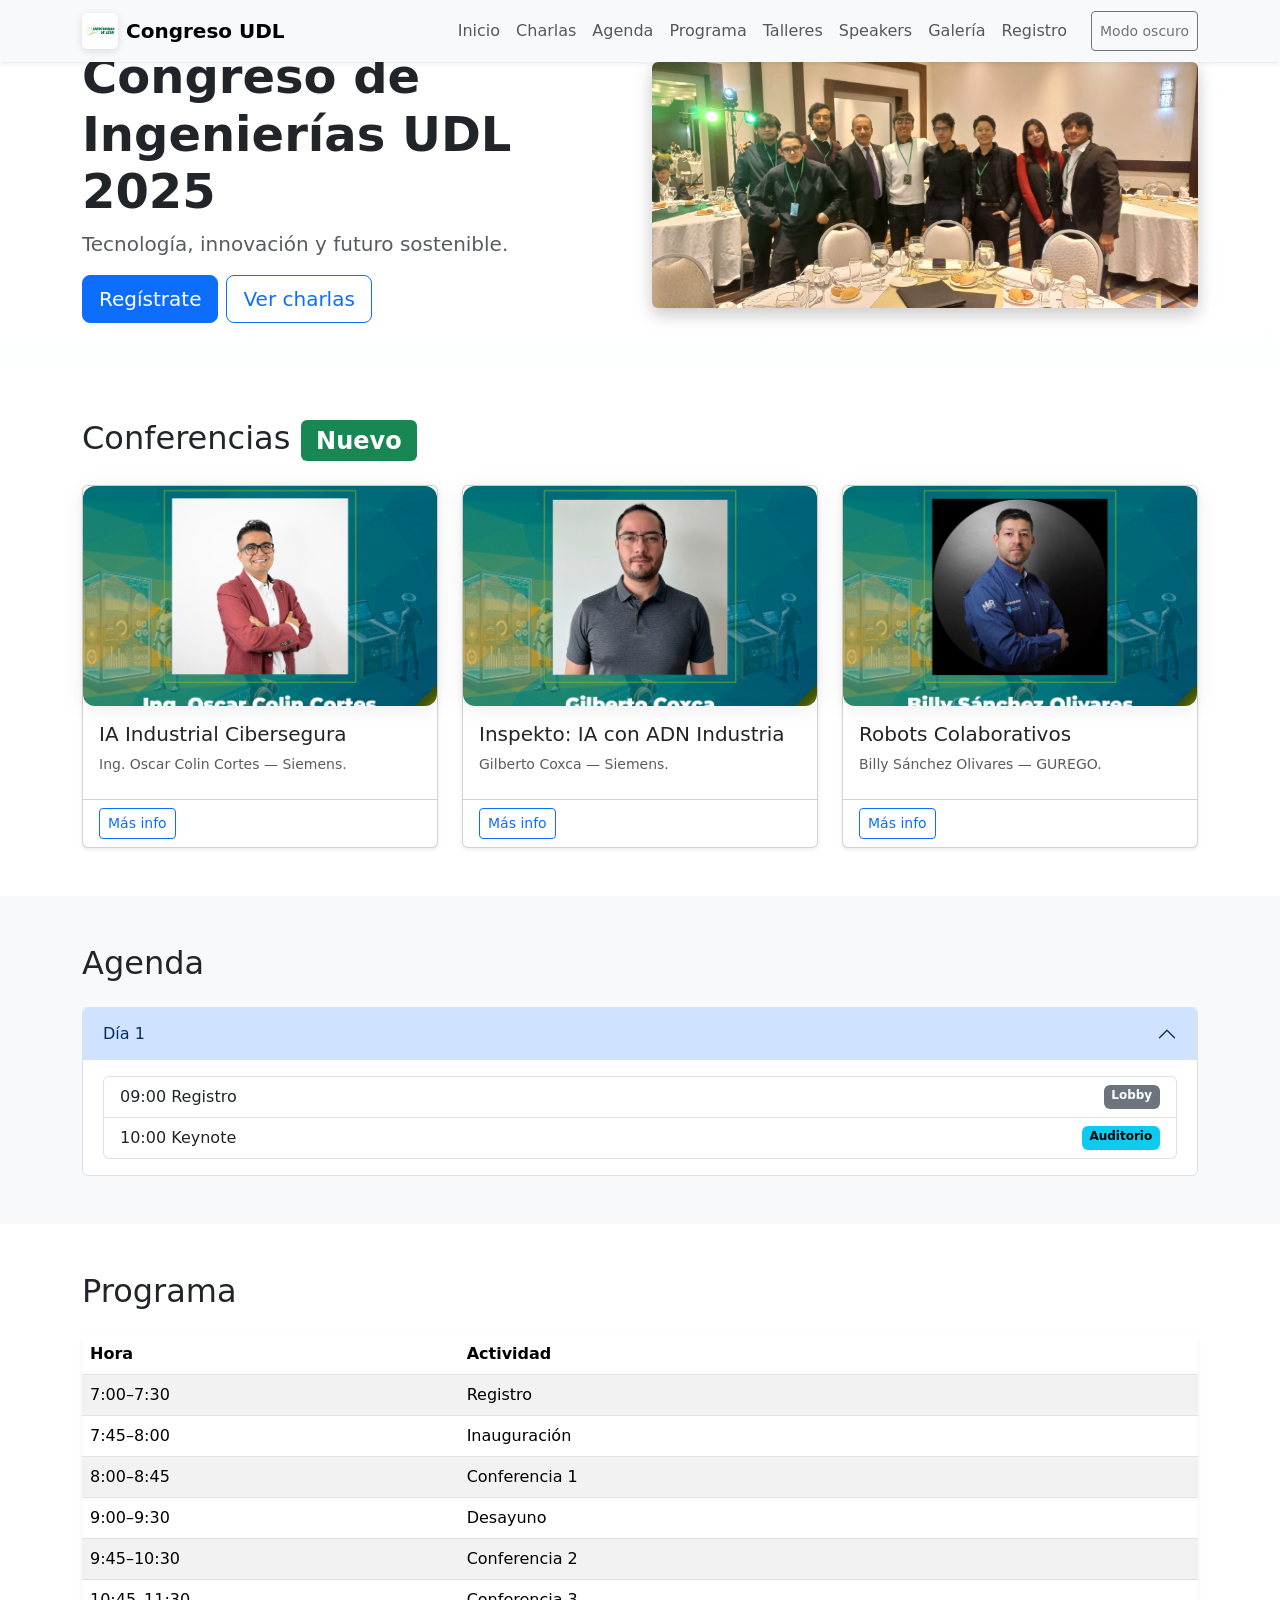
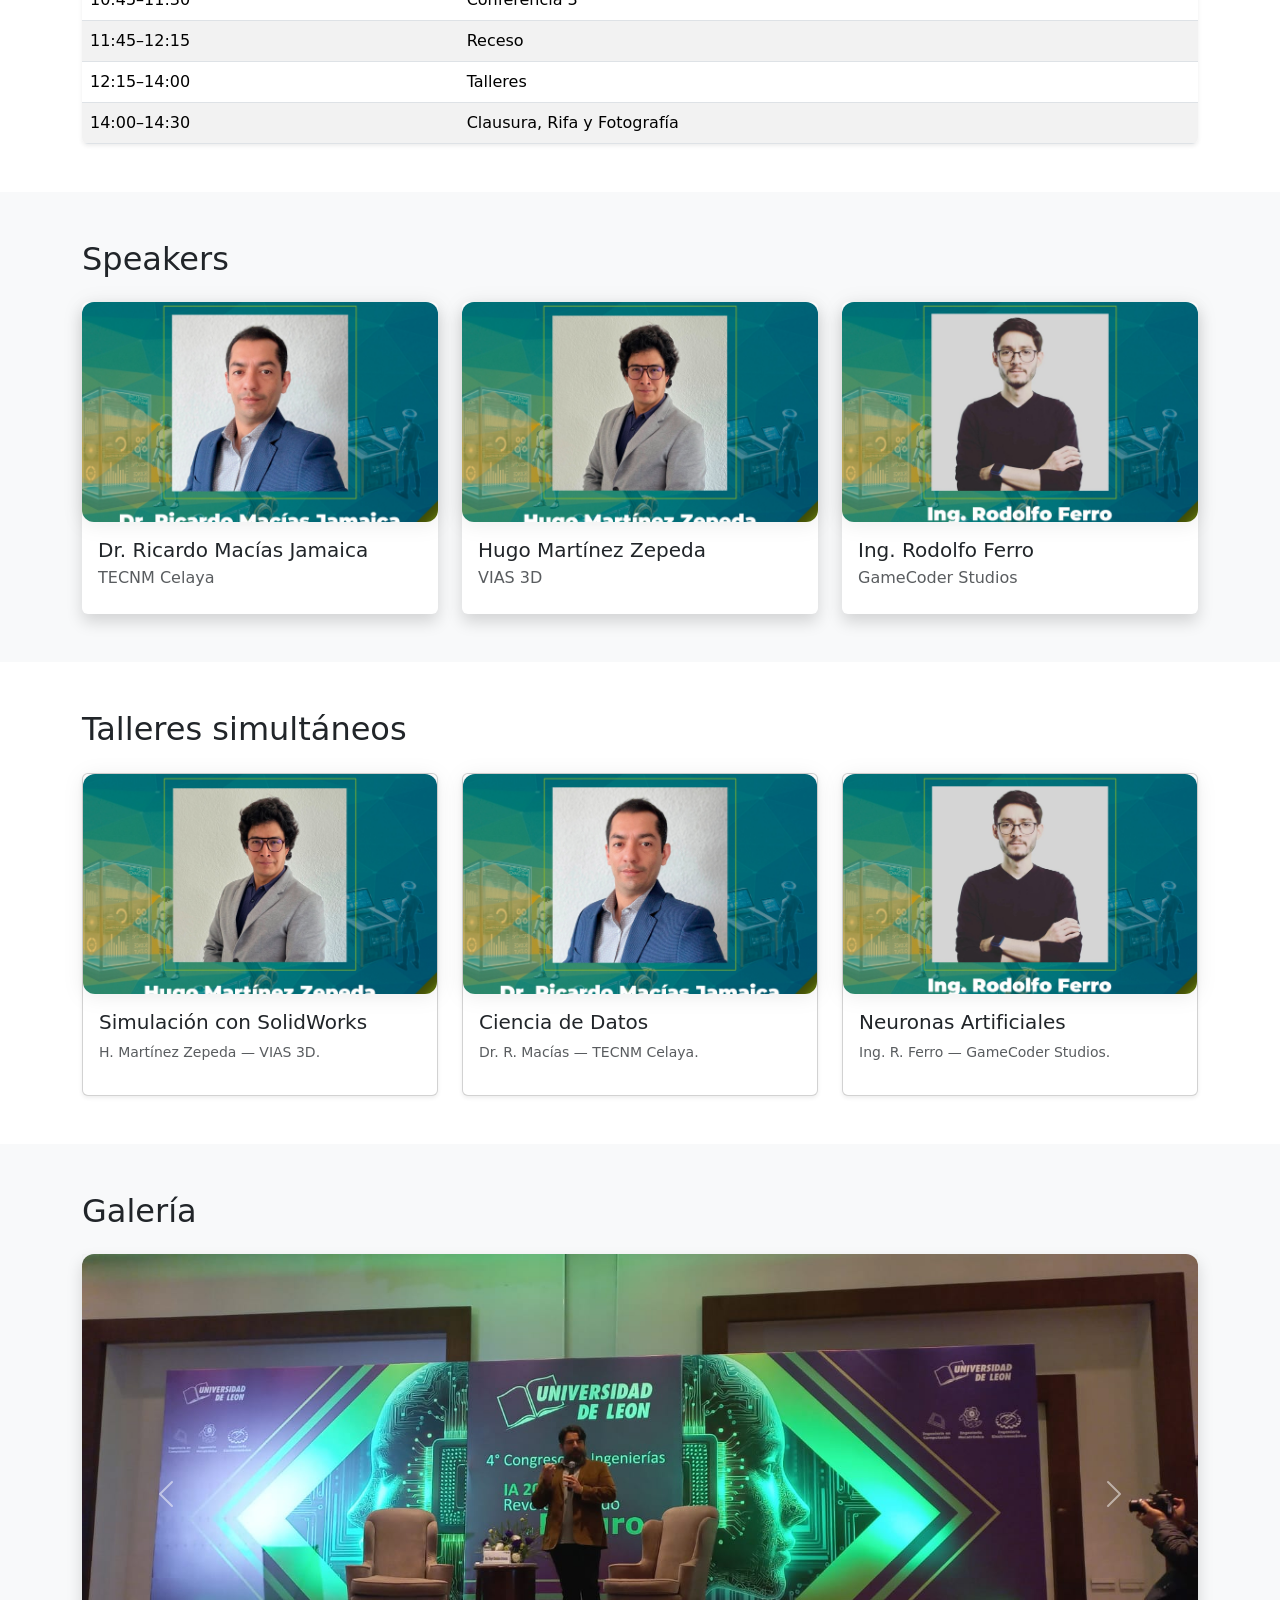
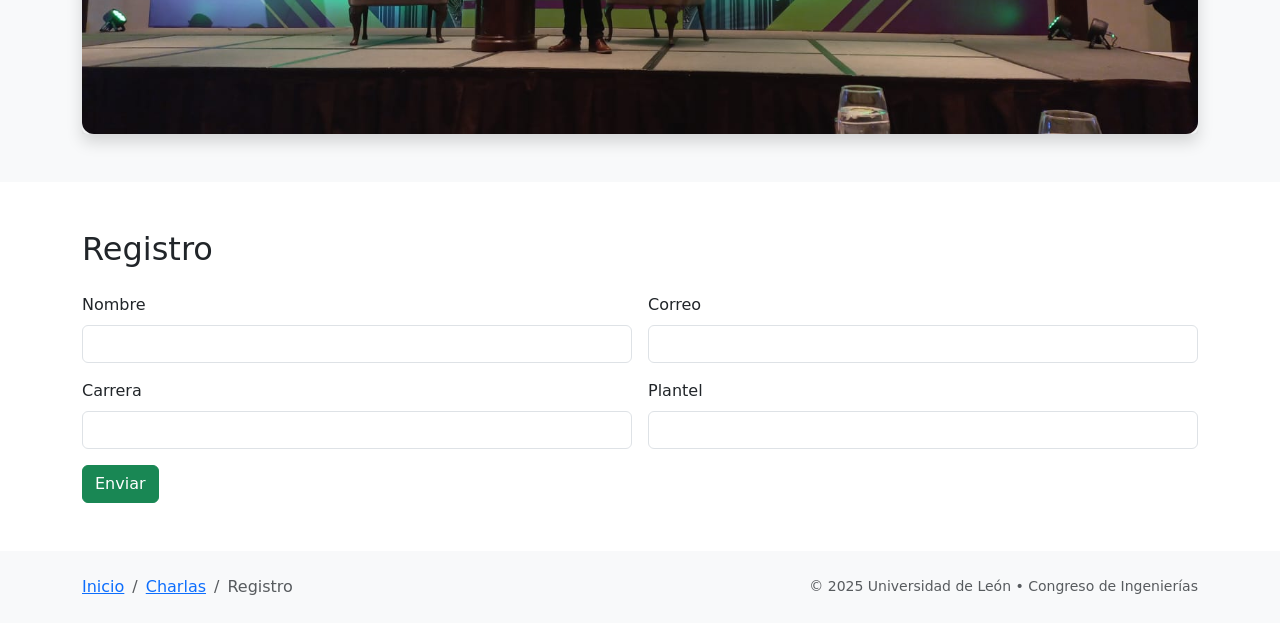
<file: landing.html>
<!doctype html>
<html lang="es" data-bs-theme="light">
<head>
  <meta charset="utf-8">
  <meta name="viewport" content="width=device-width, initial-scale=1">
  <title>Congreso de Ingenierías UDL 2025</title>
  <link href="https://cdn.jsdelivr.net/npm/bootstrap@5.3.3/dist/css/bootstrap.min.css" rel="stylesheet">
  <link href="styles.css" rel="stylesheet">
</head>
<body>

<!-- NAVBAR -->
<nav class="navbar navbar-expand-lg bg-body-tertiary fixed-top shadow-sm">
  <div class="container">
    <!-- Logo + texto (ajusta la ruta del logo si es .png) -->
    <a class="navbar-brand fw-bold d-flex align-items-center gap-2" href="#">
      <img src="congreso/logo_udl.jpg" alt="Logo UDL" class="brand-logo">
      <span>Congreso UDL</span>
    </a>

    <button class="navbar-toggler" type="button" data-bs-toggle="offcanvas" data-bs-target="#mainMenu" aria-controls="mainMenu">
      <span class="navbar-toggler-icon"></span>
    </button>

    <div class="offcanvas offcanvas-end" tabindex="-1" id="mainMenu">
      <div class="offcanvas-header">
        <h5 class="offcanvas-title">Menú</h5>
        <button type="button" class="btn-close" data-bs-dismiss="offcanvas" aria-label="Cerrar"></button>
      </div>
      <div class="offcanvas-body">
        <ul class="navbar-nav ms-auto align-items-lg-center">
          <li class="nav-item"><a class="nav-link" href="#hero">Inicio</a></li>
          <li class="nav-item"><a class="nav-link" href="#charlas">Charlas</a></li>
          <li class="nav-item"><a class="nav-link" href="#agenda">Agenda</a></li>
          <li class="nav-item"><a class="nav-link" href="#programa">Programa</a></li>
          <li class="nav-item"><a class="nav-link" href="#talleres">Talleres</a></li>
          <li class="nav-item"><a class="nav-link" href="#speakers">Speakers</a></li>
          <li class="nav-item"><a class="nav-link" href="#galeria">Galería</a></li>
          <li class="nav-item"><a class="nav-link" href="#registro">Registro</a></li>
        </ul>
        <div class="ms-lg-3 mt-3 mt-lg-0 d-flex gap-2">
          <button id="toggleTheme" class="btn btn-outline-secondary btn-sm">Modo oscuro</button>
        </div>
      </div>
    </div>
  </div>
</nav>

<!-- HERO -->
<section id="hero" class="py-5 bg-light hero">
  <div class="container">
    <div class="row align-items-center g-4">
      <div class="col-12 col-md-6">
        <h1 class="display-5 fw-bold">Congreso de Ingenierías UDL 2025</h1>
        <p class="lead text-muted">Tecnología, innovación y futuro sostenible.</p>
        <div class="d-flex gap-2">
          <a href="#registro" class="btn btn-primary btn-lg">Regístrate</a>
          <a href="#charlas" class="btn btn-outline-primary btn-lg">Ver charlas</a>
        </div>
      </div>
      <div class="col-12 col-md-6 text-center">
        <img src="congreso/foto_segundo_congreso_38.jpeg" class="img-fluid rounded shadow" alt="Hero del congreso">
      </div>
    </div>
  </div>
</section>

<!-- CHARLAS -->
<section id="charlas" class="py-5">
  <div class="container">
    <h2 class="mb-4">Conferencias <span class="badge text-bg-success">Nuevo</span></h2>
    <div class="row row-cols-1 row-cols-md-2 row-cols-lg-3 g-4">
      <div class="col">
        <div class="card h-100 shadow-sm">
          <img src="congreso/colin.jpeg" class="card-img-top object-cover" alt="Oscar Colin Cortes">
          <div class="card-body">
            <h5 class="card-title">IA Industrial Cibersegura</h5>
            <p class="card-text small text-muted mb-2">Ing. Oscar Colin Cortes — Siemens.</p>
          </div>
          <div class="card-footer bg-transparent">
            <button class="btn btn-sm btn-outline-primary" data-bs-toggle="modal" data-bs-target="#modalCharla">Más info</button>
          </div>
        </div>
      </div>
      <div class="col">
        <div class="card h-100 shadow-sm">
          <img src="congreso/coxca.jpeg" class="card-img-top object-cover" alt="Gilberto Coxca">
          <div class="card-body">
            <h5 class="card-title">Inspekto: IA con ADN Industria</h5>
            <p class="card-text small text-muted mb-2">Gilberto Coxca — Siemens.</p>
          </div>
          <div class="card-footer bg-transparent">
            <button class="btn btn-sm btn-outline-primary" data-bs-toggle="modal" data-bs-target="#modalCharla">Más info</button>
          </div>
        </div>
      </div>
      <div class="col">
        <div class="card h-100 shadow-sm">
          <img src="congreso/sanchez.jpeg" class="card-img-top object-cover" alt="Billy Sánchez Olivares">
          <div class="card-body">
            <h5 class="card-title">Robots Colaborativos</h5>
            <p class="card-text small text-muted mb-2">Billy Sánchez Olivares — GUREGO.</p>
          </div>
          <div class="card-footer bg-transparent">
            <button class="btn btn-sm btn-outline-primary" data-bs-toggle="modal" data-bs-target="#modalCharla">Más info</button>
          </div>
        </div>
      </div>
    </div>
  </div>
</section>

<!-- AGENDA -->
<section id="agenda" class="py-5 bg-light">
  <div class="container">
    <h2 class="mb-4">Agenda</h2>
    <div class="accordion" id="agendaAcc">
      <div class="accordion-item">
        <h2 class="accordion-header" id="day1h">
          <button class="accordion-button" type="button" data-bs-toggle="collapse" data-bs-target="#day1" aria-expanded="true">Día 1</button>
        </h2>
        <div id="day1" class="accordion-collapse collapse show" data-bs-parent="#agendaAcc">
          <div class="accordion-body">
            <ul class="list-group">
              <li class="list-group-item d-flex justify-content-between"><span>09:00 Registro</span><span class="badge text-bg-secondary">Lobby</span></li>
              <li class="list-group-item d-flex justify-content-between"><span>10:00 Keynote</span><span class="badge text-bg-info">Auditorio</span></li>
            </ul>
          </div>
        </div>
      </div>
      <!-- duplica para más días si lo requieres -->
    </div>
  </div>
</section>

<!-- PROGRAMA -->
<section id="programa" class="py-5">
  <div class="container">
    <h2 class="mb-4">Programa</h2>
    <div class="table-responsive shadow-sm rounded">
      <table class="table table-striped table-hover mb-0">
        <thead><tr><th>Hora</th><th>Actividad</th></tr></thead>
        <tbody>
          <tr><td>7:00–7:30</td><td>Registro</td></tr>
          <tr><td>7:45–8:00</td><td>Inauguración</td></tr>
          <tr><td>8:00–8:45</td><td>Conferencia 1</td></tr>
          <tr><td>9:00–9:30</td><td>Desayuno</td></tr>
          <tr><td>9:45–10:30</td><td>Conferencia 2</td></tr>
          <tr><td>10:45–11:30</td><td>Conferencia 3</td></tr>
          <tr><td>11:45–12:15</td><td>Receso</td></tr>
          <tr><td>12:15–14:00</td><td>Talleres</td></tr>
          <tr><td>14:00–14:30</td><td>Clausura, Rifa y Fotografía</td></tr>
        </tbody>
      </table>
    </div>
  </div>
</section>

<!-- SPEAKERS -->
<section id="speakers" class="py-5 bg-light">
  <div class="container">
    <h2 class="mb-4">Speakers</h2>
    <div class="row g-4 row-cols-1 row-cols-md-2 row-cols-lg-3">
      <div class="col"><div class="card h-100 border-0 shadow"><img src="congreso/macias.jpeg" class="card-img-top object-cover" alt="Macías"><div class="card-body"><h5 class="card-title mb-1">Dr. Ricardo Macías Jamaica</h5><p class="text-muted mb-2">TECNM Celaya</p></div></div></div>
      <div class="col"><div class="card h-100 border-0 shadow"><img src="congreso/martinez.jpeg" class="card-img-top object-cover" alt="Martínez"><div class="card-body"><h5 class="card-title mb-1">Hugo Martínez Zepeda</h5><p class="text-muted mb-2">VIAS 3D</p></div></div></div>
      <div class="col"><div class="card h-100 border-0 shadow"><img src="congreso/ferro.jpeg" class="card-img-top object-cover" alt="Ferro"><div class="card-body"><h5 class="card-title mb-1">Ing. Rodolfo Ferro</h5><p class="text-muted mb-2">GameCoder Studios</p></div></div></div>
    </div>
  </div>
</section>

<!-- TALLERES -->
<section id="talleres" class="py-5">
  <div class="container">
    <h2 class="mb-4">Talleres simultáneos</h2>
    <div class="row row-cols-1 row-cols-md-2 row-cols-lg-3 g-4">
      <div class="col"><div class="card h-100 shadow-sm"><img src="congreso/martinez.jpeg" class="card-img-top object-cover" alt="Hugo Martínez"><div class="card-body"><h5>Simulación con SolidWorks</h5><p class="small text-muted">H. Martínez Zepeda — VIAS 3D.</p></div></div></div>
      <div class="col"><div class="card h-100 shadow-sm"><img src="congreso/macias.jpeg" class="card-img-top object-cover" alt="Ricardo Macías"><div class="card-body"><h5>Ciencia de Datos</h5><p class="small text-muted">Dr. R. Macías — TECNM Celaya.</p></div></div></div>
      <div class="col"><div class="card h-100 shadow-sm"><img src="congreso/ferro.jpeg" class="card-img-top object-cover" alt="Rodolfo Ferro"><div class="card-body"><h5>Neuronas Artificiales</h5><p class="small text-muted">Ing. R. Ferro — GameCoder Studios.</p></div></div></div>
    </div>
  </div>
</section>

<!-- GALERÍA -->
<section id="galeria" class="py-5 bg-light">
  <div class="container">
    <h2 class="mb-4">Galería</h2>
    <div id="galeriaCarousel" class="carousel slide shadow rounded carousel-fade" data-bs-ride="carousel" data-bs-interval="2500">
      <div class="carousel-inner">
        <div class="carousel-item active"><img src="congreso/foto_segundo_congreso_27.jpeg" class="d-block w-100 carousel-img" alt="Foto 1"></div>
        <div class="carousel-item"><img src="congreso/foto_segundo_congreso_26.jpeg" class="d-block w-100 carousel-img" alt="Foto 2"></div>
        <div class="carousel-item"><img src="congreso/foto_segundo_congreso_33.jpeg" class="d-block w-100 carousel-img" alt="Foto 3"></div>
        <div class="carousel-item"><img src="congreso/foto_segundo_congreso_38.jpeg" class="d-block w-100 carousel-img" alt="Foto 4"></div>
      </div>
      <button class="carousel-control-prev" type="button" data-bs-target="#galeriaCarousel" data-bs-slide="prev"><span class="carousel-control-prev-icon"></span></button>
      <button class="carousel-control-next" type="button" data-bs-target="#galeriaCarousel" data-bs-slide="next"><span class="carousel-control-next-icon"></span></button>
    </div>
  </div>
</section>

<!-- REGISTRO -->
<section id="registro" class="py-5">
  <div class="container">
    <h2 class="mb-4">Registro</h2>
    <form class="row g-3 needs-validation" novalidate id="regForm">
      <div class="col-md-6"><label class="form-label">Nombre</label><input type="text" class="form-control" required><div class="invalid-feedback">Ingresa tu nombre.</div></div>
      <div class="col-md-6"><label class="form-label">Correo</label><input type="email" class="form-control" required><div class="invalid-feedback">Correo inválido.</div></div>
      <div class="col-md-6"><label class="form-label">Carrera</label><input type="text" class="form-control" required><div class="invalid-feedback">Indica tu carrera.</div></div>
      <div class="col-md-6"><label class="form-label">Plantel</label><input type="text" class="form-control" required><div class="invalid-feedback">Indica tu plantel.</div></div>
      <div class="col-12"><button class="btn btn-success" type="submit">Enviar</button></div>
    </form>

    <div class="position-fixed bottom-0 end-0 p-3" style="z-index: 11">
      <div id="toastOk" class="toast" role="alert" aria-live="assertive" aria-atomic="true">
        <div class="toast-header"><strong class="me-auto">Registro</strong><small>Ahora</small><button type="button" class="btn-close" data-bs-dismiss="toast" aria-label="Cerrar"></button></div>
        <div class="toast-body">¡Tus datos fueron enviados!</div>
      </div>
    </div>
  </div>
</section>

<!-- FOOTER -->
<footer class="py-4 bg-body-tertiary">
  <div class="container d-flex flex-column flex-md-row justify-content-between align-items-center">
    <nav aria-label="breadcrumb" class="mb-2 mb-md-0">
      <ol class="breadcrumb mb-0">
        <li class="breadcrumb-item"><a href="#hero">Inicio</a></li>
        <li class="breadcrumb-item"><a href="#charlas">Charlas</a></li>
        <li class="breadcrumb-item active" aria-current="page">Registro</li>
      </ol>
    </nav>
    <small class="text-muted">© 2025 Universidad de León • Congreso de Ingenierías</small>
  </div>
</footer>

<!-- MODAL -->
<div class="modal fade" id="modalCharla" tabindex="-1" aria-hidden="true">
  <div class="modal-dialog">
    <div class="modal-content">
      <div class="modal-header">
        <h5 class="modal-title">Detalles de la charla</h5>
        <button type="button" class="btn-close" data-bs-dismiss="modal" aria-label="Cerrar"></button>
      </div>
      <div class="modal-body">Info ampliada de la charla seleccionada...</div>
      <div class="modal-footer">
        <button class="btn btn-primary" data-bs-dismiss="modal">Entendido</button>
      </div>
    </div>
  </div>
</div>

<script src="https://cdn.jsdelivr.net/npm/bootstrap@5.3.3/dist/js/bootstrap.bundle.min.js"></script>
<script>
(() => {
  // Validación + Toast
  const form = document.getElementById('regForm');
  const toastEl = document.getElementById('toastOk');
  const toast = toastEl ? new bootstrap.Toast(toastEl) : null;
  form?.addEventListener('submit', (e) => {
    e.preventDefault();
    if (!form.checkValidity()) { e.stopPropagation(); }
    else { toast?.show(); form.reset(); form.classList.remove('was-validated'); return; }
    form.classList.add('was-validated');
  });

  // Toggle dark/light
  document.getElementById('toggleTheme')?.addEventListener('click', () => {
    const html = document.documentElement;
    html.setAttribute('data-bs-theme', html.getAttribute('data-bs-theme') === 'light' ? 'dark' : 'light');
  });

  // Navbar: sombra al hacer scroll
  const nav = document.querySelector('.navbar');
  const onScroll = () => nav.classList.toggle('scrolled', window.scrollY > 10);
  onScroll(); window.addEventListener('scroll', onScroll);
})();
</script>
</body>
</html>
</file>
<file: styles.css>
/* ===== Ajustes generales y anclas ===== */
section{ scroll-margin-top: 96px; }

/* ===== Logo ===== */
.brand-logo{
  height:36px; width:auto; border-radius:.35rem;
  box-shadow:0 2px 8px rgba(0,0,0,.12);
}

/* ===== Hero ===== */
.hero{
  background:
    linear-gradient(180deg, #ffffff, rgba(255,255,255,.92)),
    radial-gradient(900px 360px at 90% 0%, rgba(14,122,59,.06), transparent 60%);
}

/* ===== Tamaño consistente en imágenes ===== */
.object-cover{ height:220px; object-fit:cover }
.carousel-img{ height:480px; object-fit:cover; border-radius:.75rem; }

/* ===== Resaltado MUY LLAMATIVO alrededor de IMÁGENES ===== */
#hero img, .card-img-top, #galeria .carousel-img{
  border-radius:.75rem;
  transition: transform .22s ease, filter .22s ease;
  filter: drop-shadow(0 2px 10px rgba(0,0,0,.08));
}
#hero img:hover, .card-img-top:hover, #galeria .carousel-img:hover{
  transform: translateY(-3px) scale(1.03);
  filter:
    drop-shadow(0 0 10px rgba(0,255,150,.70))  /* Verde neón */
    drop-shadow(0 0 16px rgba(0,110,255,.65))  /* Azul vivo */
    drop-shadow(0 0 24px rgba(155,0,255,.60))  /* Morado */
    drop-shadow(0 0 32px rgba(255,200,0,.60)); /* Amarillo */
}

/* En modo oscuro, subimos potencia del glow */
html[data-bs-theme="dark"] #hero img:hover,
html[data-bs-theme="dark"] .card-img-top:hover,
html[data-bs-theme="dark"] #galeria .carousel-img:hover{
  filter:
    drop-shadow(0 0 12px rgba(0,255,150,.85))
    drop-shadow(0 0 20px rgba(0,110,255,.80))
    drop-shadow(0 0 28px rgba(155,0,255,.78))
    drop-shadow(0 0 40px rgba(255,200,0,.78));
}

/* Hover sutil en otros elementos */
.accordion-button, .list-group-item, .table tbody tr{
  transition: box-shadow .18s ease, transform .18s ease, background-color .18s ease;
}
.accordion-button:hover, .list-group-item:hover, .table tbody tr:hover{
  background-color: rgba(46,213,115,.06);
  box-shadow: inset 0 0 0 2px rgba(46,213,115,.25);
}

/* Navbar: sombra al hacer scroll (activado por JS) */
.navbar.scrolled{ box-shadow:0 8px 24px rgba(0,0,0,.08); }

/* ===== Modo oscuro (aplicado cuando el botón pone data-bs-theme="dark") ===== */
html[data-bs-theme="dark"] body{
  background:
    radial-gradient(1000px 360px at 10% -10%, rgba(17,108,65,.16), transparent 60%) no-repeat,
    linear-gradient(180deg, #0b1411, #0f1815);
  color:#e6f4eb;
}
html[data-bs-theme="dark"] .bg-light{ background:#101c17!important }
html[data-bs-theme="dark"] .card{ background:#0f1815; color:#e6f4eb; }
html[data-bs-theme="dark"] .accordion-button{ background:#0f1815; color:#e6f4eb }
html[data-bs-theme="dark"] .accordion-button:not(.collapsed){ background:#12221b }
html[data-bs-theme="dark"] .table-striped>tbody>tr:nth-of-type(odd)>*{ background:#0f1a15 }
html[data-bs-theme="dark"] .table-hover>tbody>tr:hover>*{ background:#13221b }
html[data-bs-theme="dark"] .btn-outline-primary{ color:#6dd9a9; border-color:#0e7a3b }
html[data-bs-theme="dark"] .btn-outline-primary:hover{ background:#0e7a3b; color:#fff }
html[data-bs-theme="dark"] .btn-primary{ background:#0e7a3b; border-color:#0e7a3b }

/* Accesibilidad: reduce motion */
@media (prefers-reduced-motion: reduce){
  #hero img, .card-img-top, #galeria .carousel-img,
  .accordion-button, .list-group-item, .table tbody tr{ transition:none }
}
</file>
